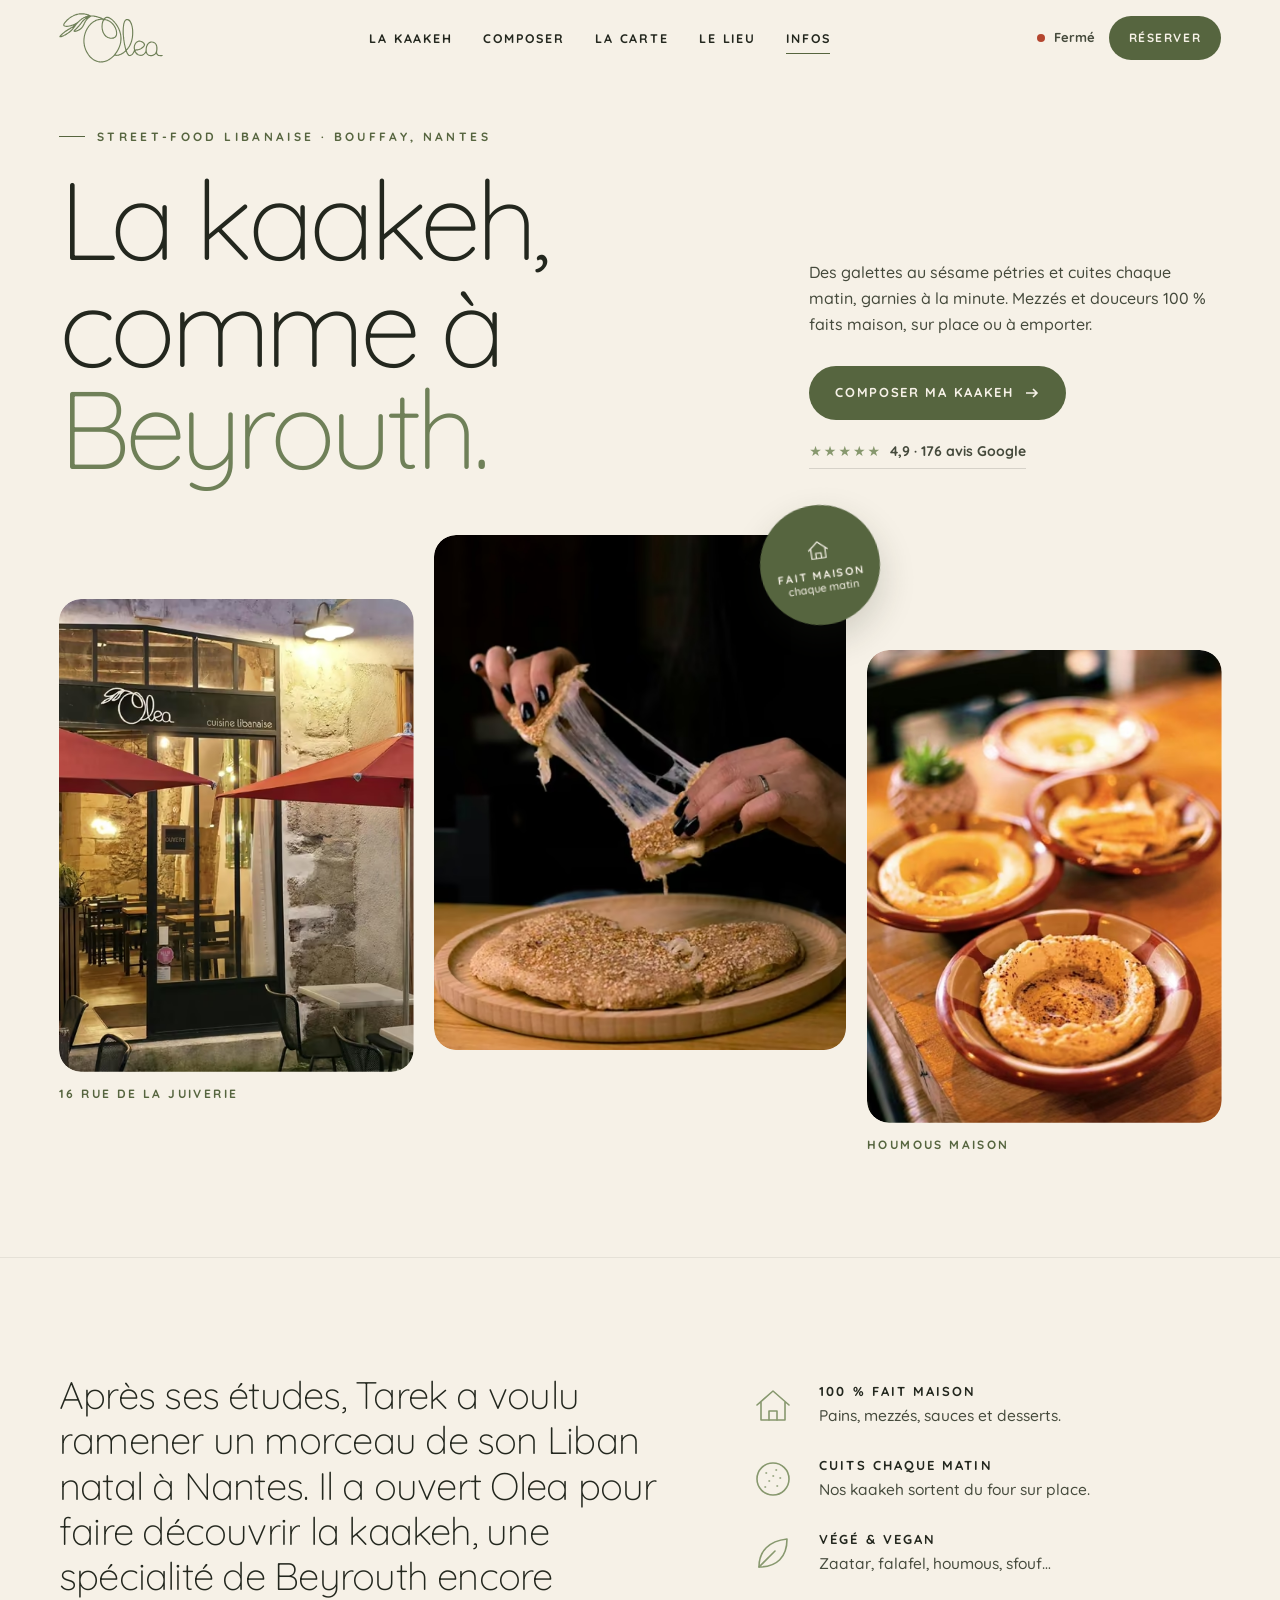
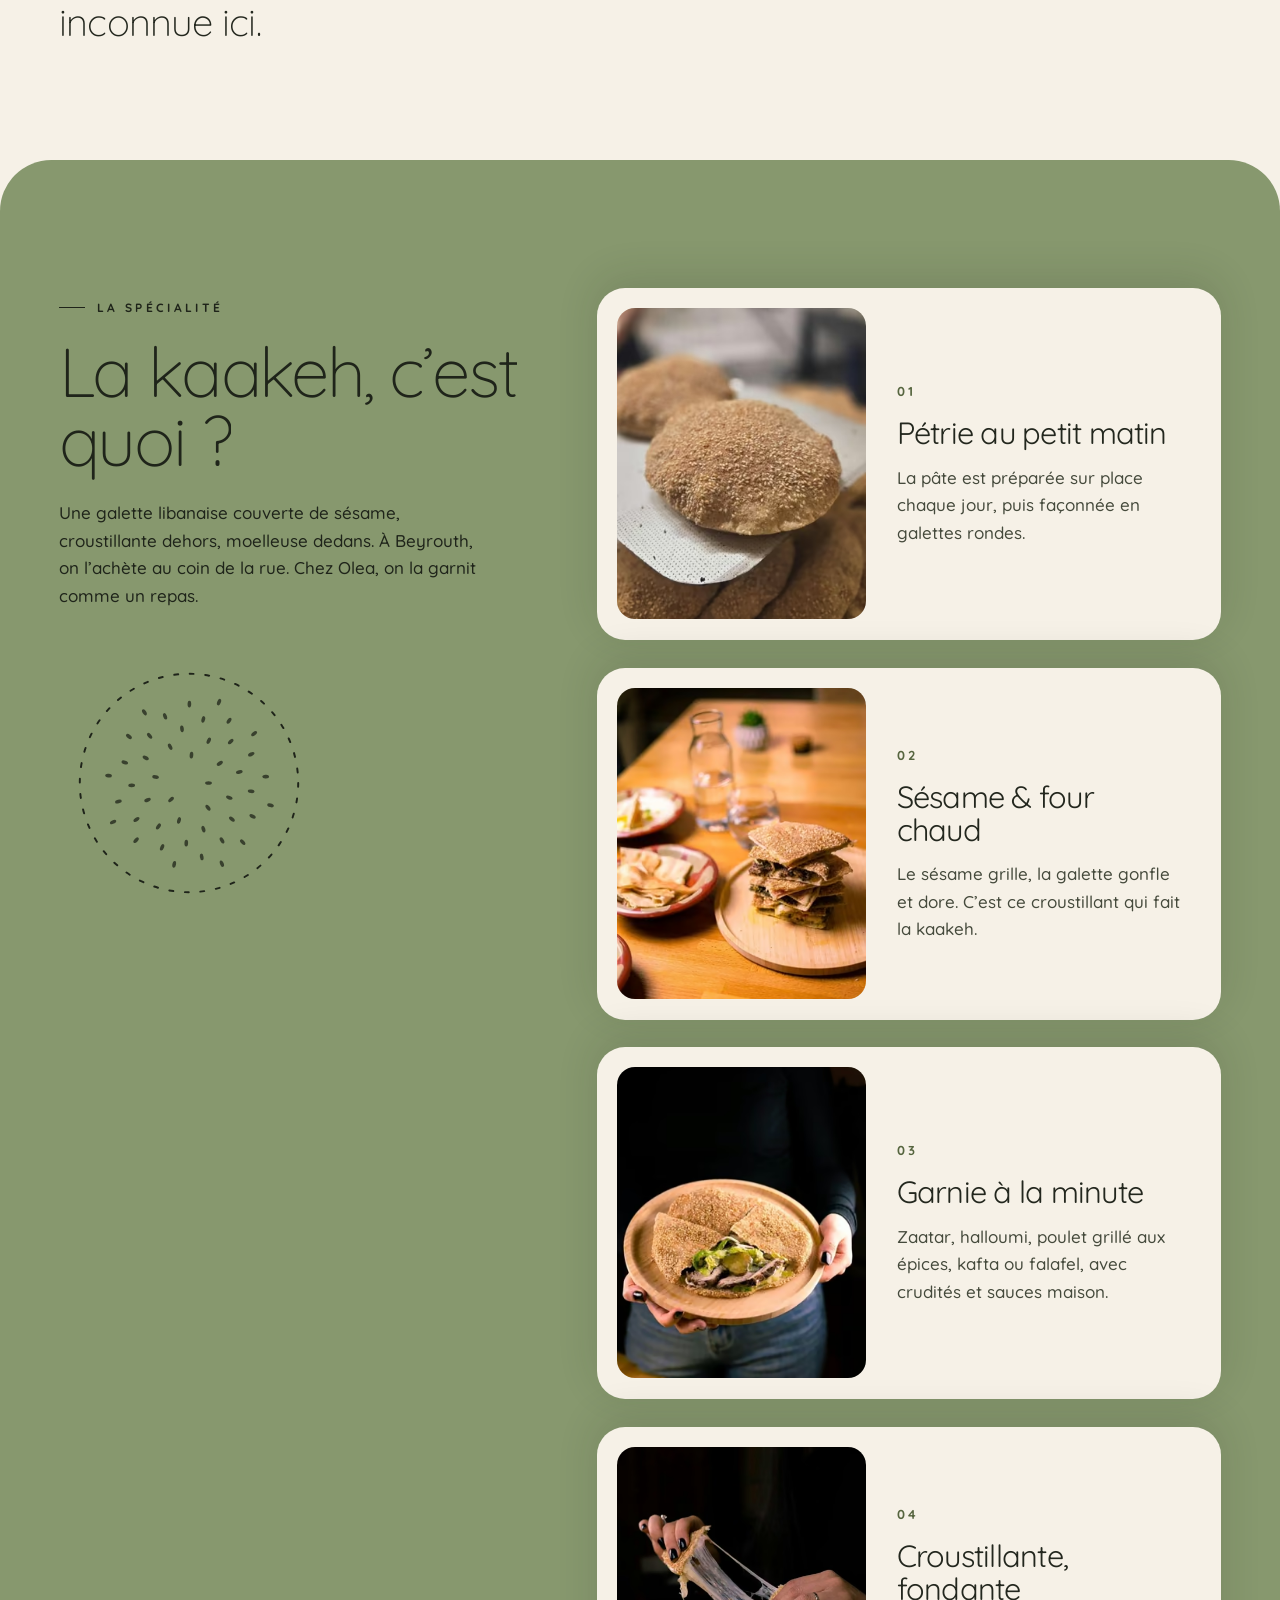
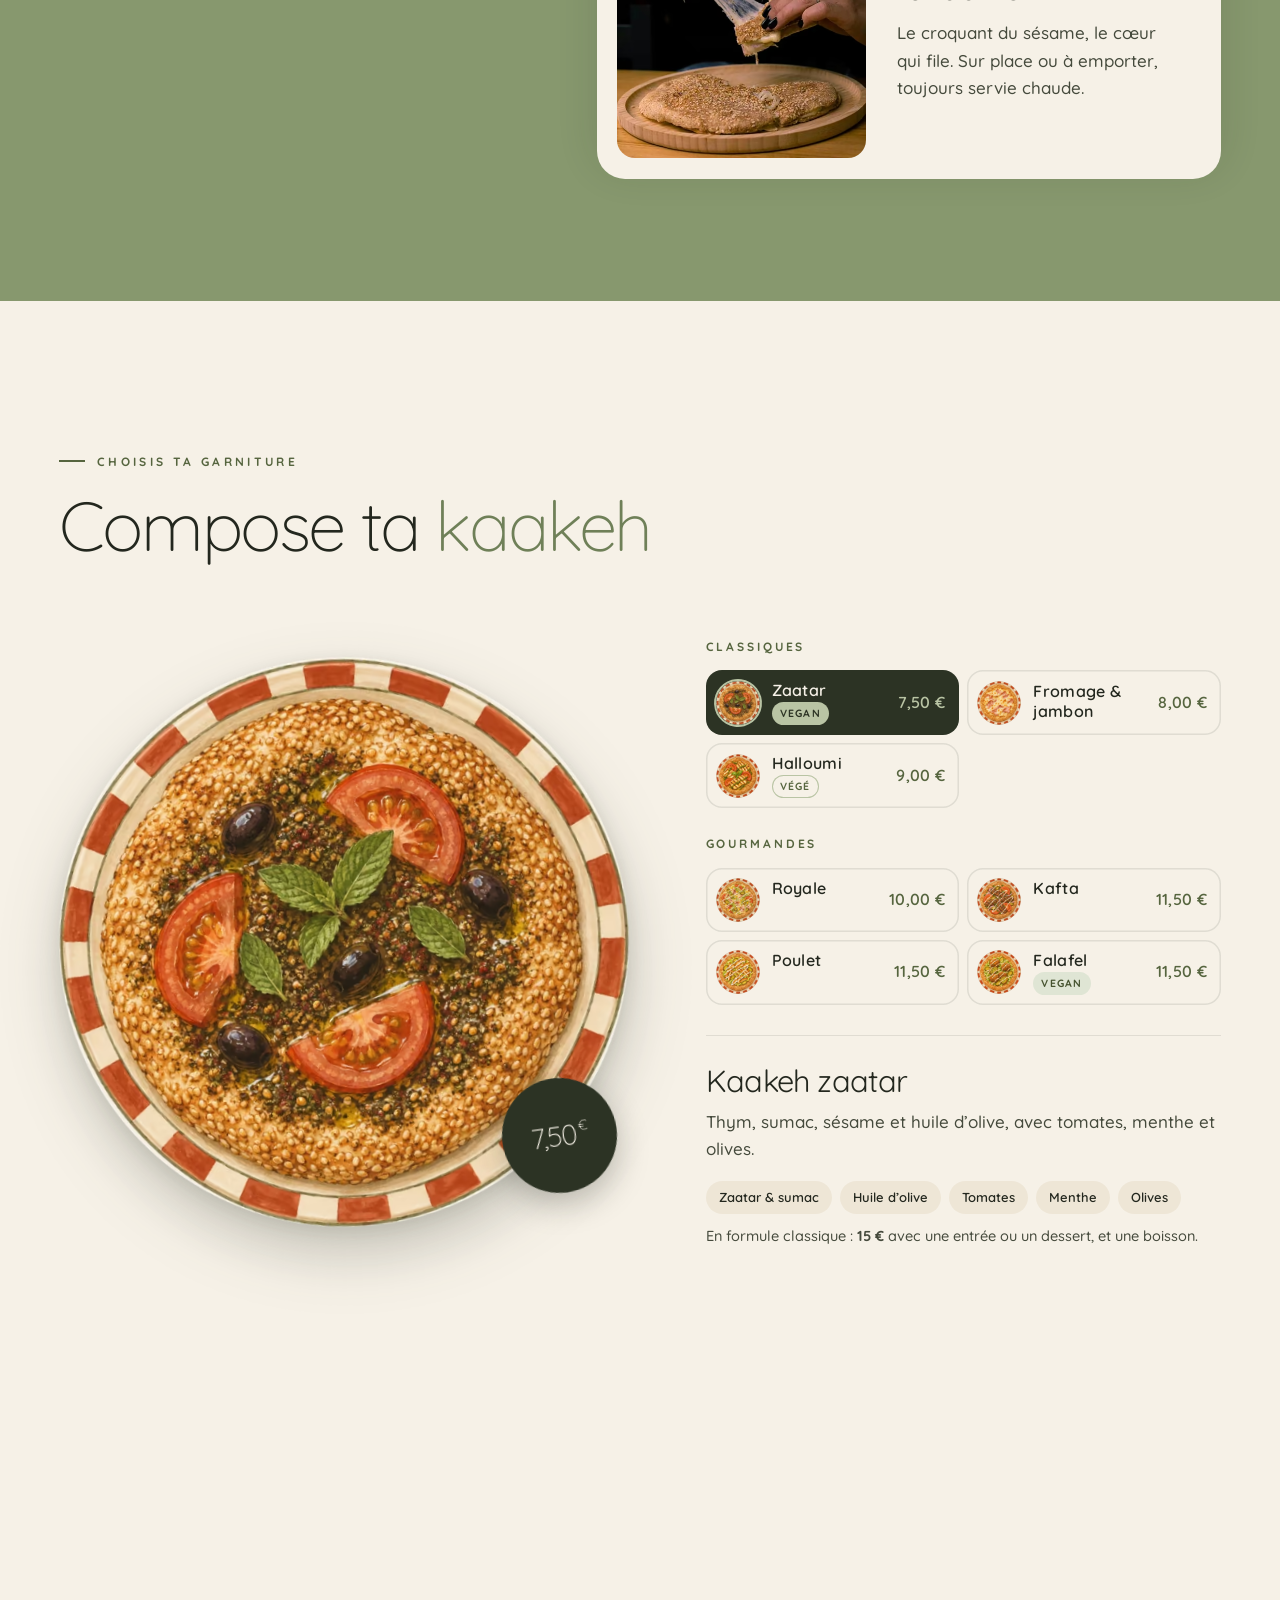
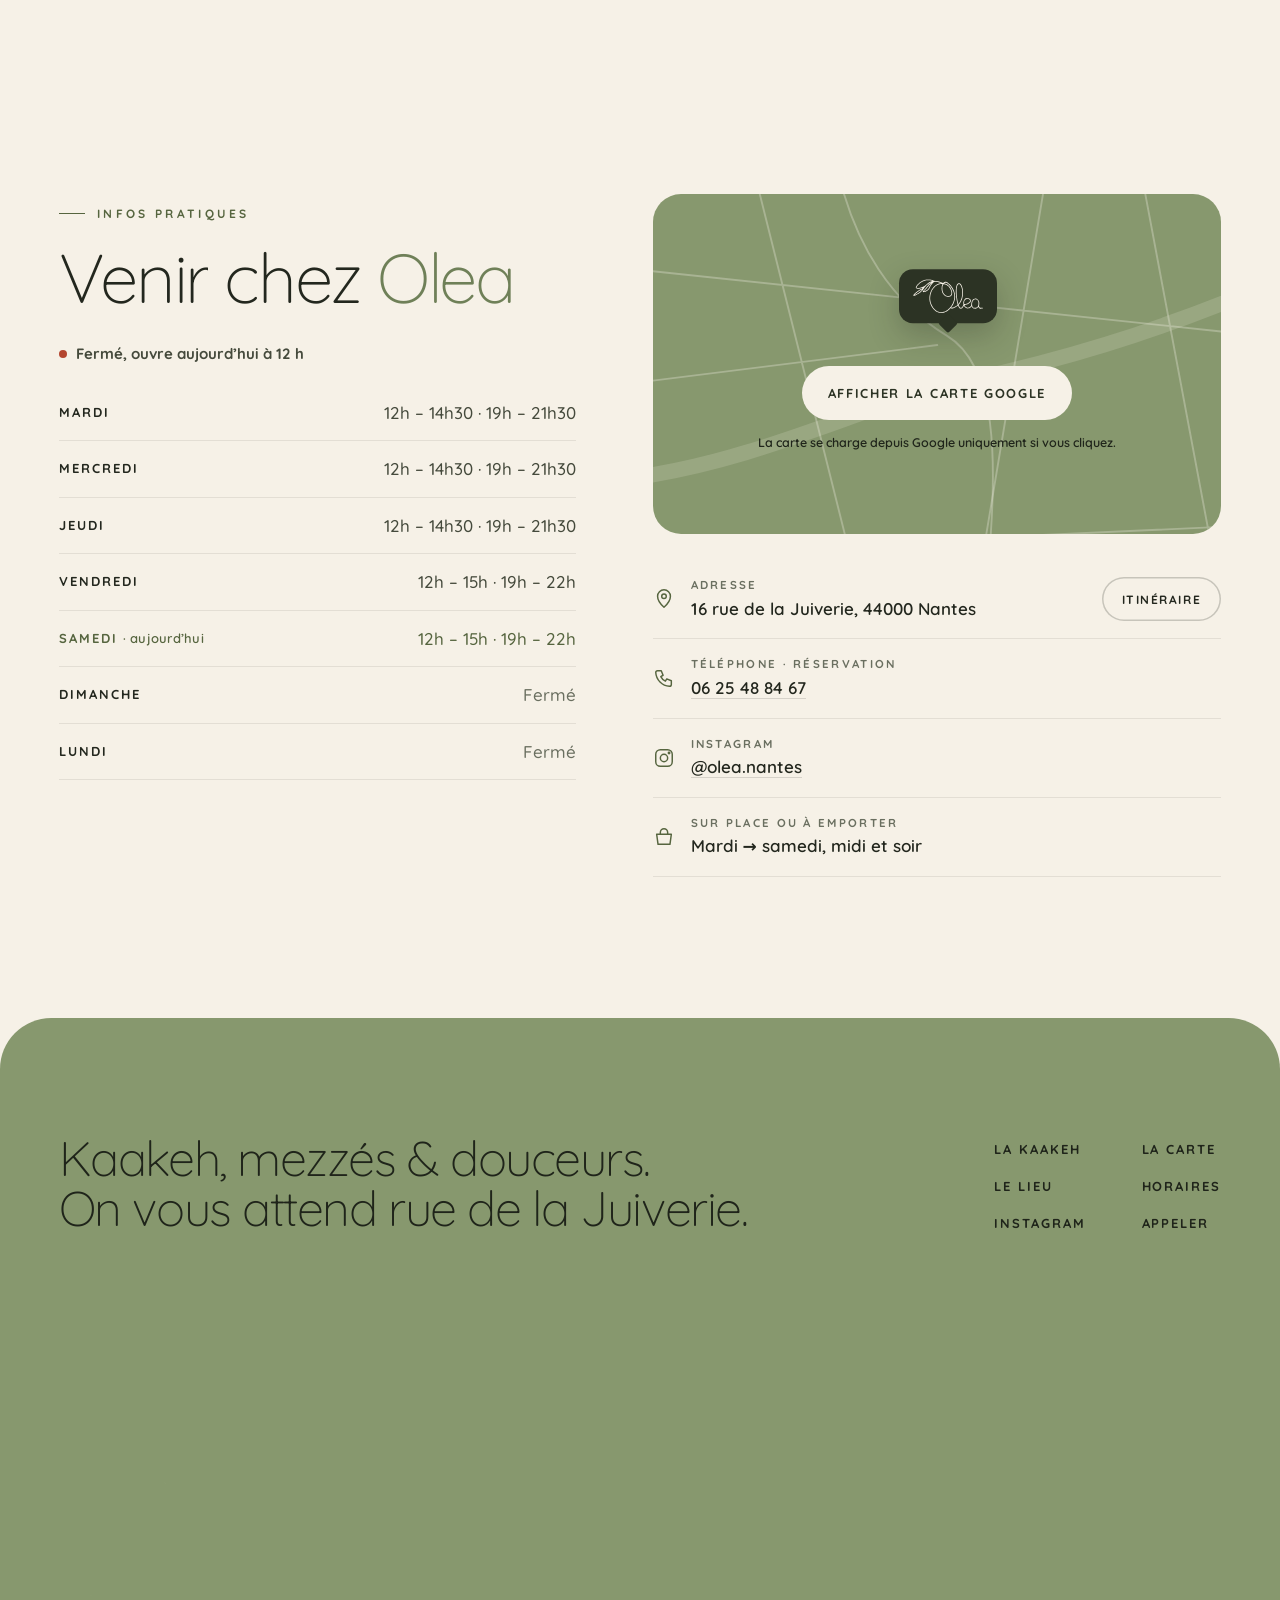
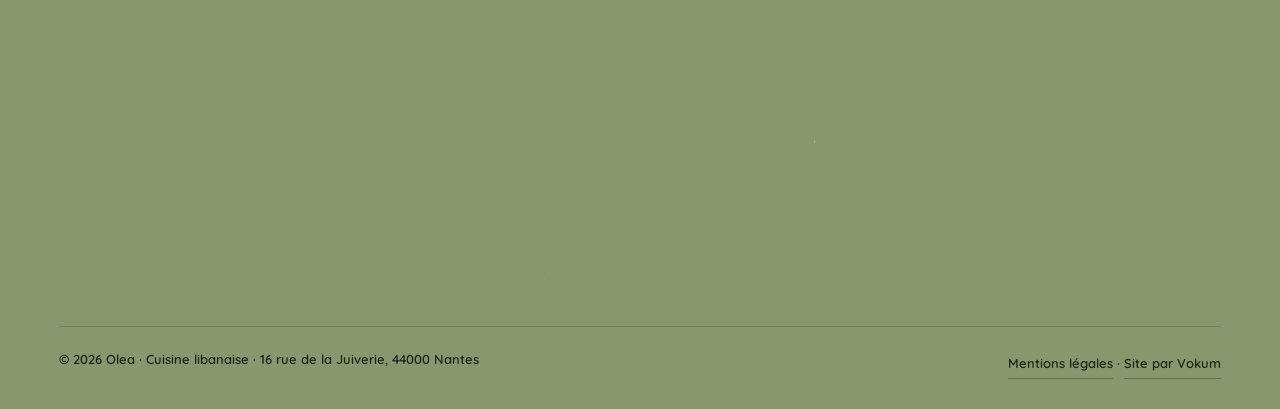
<file: index.html>
<!DOCTYPE html>
<html lang="fr">
<head>
<meta charset="utf-8">
<meta name="viewport" content="width=device-width, initial-scale=1">
<title>Olea · Kaakeh libanaise faite maison à Nantes (Bouffay)</title>
<!-- OG:START -->
  <meta property="og:type" content="website">
  <meta property="og:site_name" content="Olea">
  <meta property="og:locale" content="fr_FR">
  <meta property="og:title" content="Olea · La kaakeh, comme à Beyrouth">
  <meta property="og:description" content="Street-food libanaise 100 % faite maison au cœur du Bouffay, à Nantes.">
  <meta property="og:url" content="https://ol-a.vercel.app/">
  <meta property="og:image" content="https://ol-a.vercel.app/og.jpg?v=4fa00f95">
  <meta property="og:image:secure_url" content="https://ol-a.vercel.app/og.jpg?v=4fa00f95">
  <meta property="og:image:type" content="image/jpeg">
  <meta property="og:image:width" content="1200">
  <meta property="og:image:height" content="630">
  <meta property="og:image:alt" content="Olea — aperçu du site">
  <meta name="twitter:card" content="summary_large_image">
  <meta name="twitter:title" content="Olea · La kaakeh, comme à Beyrouth">
  <meta name="twitter:description" content="Street-food libanaise 100 % faite maison au cœur du Bouffay, à Nantes.">
  <meta name="twitter:image" content="https://ol-a.vercel.app/og.jpg?v=4fa00f95">
<!-- OG:END -->
<meta name="description" content="Olea, spécialiste de la kaakeh libanaise à Nantes : galettes au sésame cuites chaque matin, mezzés et desserts faits maison, options vegan. 16 rue de la Juiverie.">
<link rel="canonical" href="https://ol-a.vercel.app/">
<meta name="theme-color" content="#87986E">
<link rel="icon" href="favicon.ico" sizes="48x48">
<link rel="icon" href="favicon.svg" type="image/svg+xml">
<link rel="apple-touch-icon" href="apple-touch-icon.png">
<link rel="manifest" href="site.webmanifest">
<link rel="preload" href="fonts/quicksand-latin.woff2" as="font" type="font/woff2" crossorigin>
<link rel="preload" as="image" href="img/fromage-720.avif" type="image/avif" imagesrcset="img/fromage-320.avif 320w, img/fromage-480.avif 480w, img/fromage-720.avif 720w, img/fromage-960.avif 894w" imagesizes="(max-width: 760px) 46vw, 30vw" fetchpriority="high">
<link rel="stylesheet" href="css/styles.min.css?v=1794847000">
<script>
document.documentElement.className='js';
try{if(matchMedia('(prefers-reduced-motion: reduce)').matches||sessionStorage.getItem('olea-intro'))document.documentElement.classList.add('sans-intro');else sessionStorage.setItem('olea-intro','1')}catch(e){document.documentElement.classList.add('sans-intro')}
</script>
<script type="application/ld+json">
{"@context":"https://schema.org","@type":"Restaurant","@id":"https://ol-a.vercel.app/#restaurant","name":"Olea","description":"Spécialiste de la kaakeh libanaise. Plats 100 % faits maison, options végétariennes et vegan, sur place ou à emporter.","url":"https://ol-a.vercel.app/","image":"https://ol-a.vercel.app/og.jpg","logo":"https://ol-a.vercel.app/icon-512.png","servesCuisine":["Libanaise","Street-food"],"priceRange":"10–20 €","telephone":"+33625488467","acceptsReservations":true,"hasMenu":"https://ol-a.vercel.app/#carte","address":{"@type":"PostalAddress","streetAddress":"16 rue de la Juiverie","postalCode":"44000","addressLocality":"Nantes","addressCountry":"FR"},"geo":{"@type":"GeoCoordinates","latitude":47.215622,"longitude":-1.5532891},"aggregateRating":{"@type":"AggregateRating","ratingValue":4.9,"reviewCount":176,"bestRating":5},"sameAs":["https://www.instagram.com/olea.nantes/"],"openingHoursSpecification":[{"@type":"OpeningHoursSpecification","dayOfWeek":["Tuesday","Wednesday","Thursday"],"opens":"12:00","closes":"14:30"},{"@type":"OpeningHoursSpecification","dayOfWeek":["Tuesday","Wednesday","Thursday"],"opens":"19:00","closes":"21:30"},{"@type":"OpeningHoursSpecification","dayOfWeek":["Friday","Saturday"],"opens":"12:00","closes":"15:00"},{"@type":"OpeningHoursSpecification","dayOfWeek":["Friday","Saturday"],"opens":"19:00","closes":"22:00"}]}
</script>
</head>
<body>
<a class="skip" href="#contenu">Aller au contenu</a>

<!-- Ouverture : l'olive se dessine puis s'ouvre sur le site (une fois par visite) -->
<div class="intro" id="intro" aria-hidden="true">
  <svg class="intro-wm" id="introWm" viewBox="0 0 590 282"></svg>
  <p class="intro-sous">Cuisine libanaise · Nantes</p>
</div>

<header class="tete" id="tete">
  <a class="tete-logo" href="#haut" aria-label="Olea, retour en haut"><img src="img/olea-sage.svg" alt="" width="104" height="50"></a>
  <nav class="tete-nav" aria-label="Navigation principale">
    <a href="#kaakeh">La kaakeh</a><a href="#composer">Composer</a><a href="#carte">La carte</a><a href="#lieu">Le lieu</a><a href="#infos">Infos</a>
  </nav>
  <div class="tete-droite">
    <span class="statut" data-statut><i></i><span data-statut-court>Horaires</span></span>
    <a class="btn btn-plein btn-s" href="tel:+33625488467">Réserver</a>
    <button class="burger" id="burger" aria-label="Ouvrir le menu" aria-expanded="false" aria-controls="menuMobile"><i></i><i></i></button>
  </div>
</header>
<div class="menu-mobile" id="menuMobile" hidden>
  <nav aria-label="Navigation mobile">
    <a href="#kaakeh">La kaakeh</a><a href="#composer">Composer</a><a href="#carte">La carte</a><a href="#lieu">Le lieu</a><a href="#infos">Infos</a>
  </nav>
  <p>16 rue de la Juiverie, Nantes<br><a href="tel:+33625488467">06 25 48 84 67</a></p>
</div>

<main id="contenu">
<span id="haut"></span>

<!-- ───────── HERO ───────── -->
<section class="hero">
  <div class="cadre hero-haut">
    <div>
      <p class="sur-titre hero-el">Street-food libanaise · Bouffay, Nantes</p>
      <h1 class="hero-titre"><span class="ligne"><span>La kaakeh,</span></span><span class="ligne"><span>comme à <em>Beyrouth.</em></span></span></h1>
    </div>
    <div class="hero-cote hero-el">
      <p>Des galettes au sésame pétries et cuites chaque matin, garnies à la minute. Mezzés et douceurs 100&nbsp;% faits maison, sur place ou à emporter.</p>
      <div class="hero-actions">
        <a class="btn btn-plein" href="#composer">Composer ma kaakeh <svg viewBox="0 0 16 16" aria-hidden="true"><path d="M2 8h11M9 4l4 4-4 4"/></svg></a>
        <a class="lien-note" href="#avis"><span class="etoiles" aria-hidden="true">★★★★★</span> 4,9 · 176 avis Google</a>
      </div>
    </div>
  </div>
  <div class="cadre triptyque" id="triptyque">
    <figure class="tp tp-g" data-vitesse="-0.06">
      <picture><source type="image/avif" srcset="img/facade-320.avif 320w, img/facade-480.avif 480w, img/facade-720.avif 720w, img/facade-960.avif 960w" sizes="(max-width: 760px) 27vw, 26vw"><img src="img/facade-960.jpg" alt="La façade d’Olea rue de la Juiverie, parasols rouges, en soirée" width="960" height="1282"></picture>
      <figcaption>16 rue de la Juiverie</figcaption>
    </figure>
    <figure class="tp tp-c" data-vitesse="0">
      <picture><source type="image/avif" srcset="img/fromage-320.avif 320w, img/fromage-480.avif 480w, img/fromage-720.avif 720w, img/fromage-960.avif 894w" sizes="(max-width: 760px) 46vw, 30vw"><img src="img/fromage-960.jpg" alt="Kaakeh au fromage qui file, sur planche en bois" width="894" height="1194" fetchpriority="high"></picture>
      <span class="sceau" aria-hidden="true"><svg viewBox="0 0 40 40"><path d="M7 20 20 9l13 11M10.5 17v14h19V17"/><path d="M16.5 31v-7h7v7"/></svg><b>Fait maison</b><small>chaque matin</small></span>
    </figure>
    <figure class="tp tp-d" data-vitesse="-0.14">
      <picture><source type="image/avif" srcset="img/houmous-320.avif 320w, img/houmous-480.avif 480w, img/houmous-720.avif 720w, img/houmous-960.avif 894w" sizes="(max-width: 760px) 27vw, 26vw"><img src="img/houmous-960.jpg" alt="Houmous maison au sumac dans une assiette libanaise" width="894" height="1194"></picture>
      <figcaption>Houmous maison</figcaption>
    </figure>
  </div>
</section>

<!-- ───────── MANIFESTE ───────── -->
<section class="manifeste">
  <div class="cadre manifeste-grille">
    <p class="manifeste-txt titre-anime">Après ses études, Tarek a voulu ramener un morceau de son Liban natal à Nantes. Il a ouvert Olea pour faire découvrir la kaakeh, une spécialité de Beyrouth encore inconnue ici.</p>
    <ul class="engagements">
      <li class="rv"><svg viewBox="0 0 48 48" aria-hidden="true"><path d="M8 24 24 10l16 14M12 20.5V39h24V20.5"/><path d="M20 39v-9h8v9"/></svg><b>100 % fait maison</b><span>Pains, mezzés, sauces et desserts.</span></li>
      <li class="rv"><svg viewBox="0 0 48 48" aria-hidden="true"><circle cx="24" cy="24" r="16"/><path d="M17 18h.5M27 15h.5M31 23h.5M20 26h.5M28 31h.5M16 32h.5M24 21h.5"/></svg><b>Cuits chaque matin</b><span>Nos kaakeh sortent du four sur place.</span></li>
      <li class="rv"><svg viewBox="0 0 48 48" aria-hidden="true"><path d="M10 38C10 22 20 12 38 10c0 18-10 28-28 28z"/><path d="M10 38 26 22"/></svg><b>Végé & vegan</b><span>Zaatar, falafel, houmous, sfouf…</span></li>
    </ul>
  </div>
</section>

<!-- ───────── LA KAAKEH : cartes empilées ───────── -->
<section class="kaakeh" id="kaakeh">
  <div class="cadre kaakeh-grille">
    <div class="kaakeh-intro">
      <p class="sur-titre">La spécialité</p>
      <h2 class="titre titre-anime">La kaakeh, c’est quoi&nbsp;?</h2>
      <p class="rv">Une galette libanaise couverte de sésame, croustillante dehors, moelleuse dedans. À Beyrouth, on l’achète au coin de la rue. Chez Olea, on la garnit comme un repas.</p>
      <svg class="galette-deco" viewBox="0 0 200 200" aria-hidden="true" id="galetteDeco"><circle cx="100" cy="100" r="84"/></svg>
    </div>
    <ol class="pile" id="pile">
      <li class="carte-pile">
        <picture><source type="image/avif" srcset="img/pains-320.avif 320w, img/pains-480.avif 480w, img/pains-720.avif 720w, img/pains-960.avif 894w" sizes="(max-width: 760px) calc(100vw - 64px), 24vw"><img src="img/pains-960.jpg" alt="Kaakeh au sésame tout juste sorties du four" width="894" height="1194" loading="lazy"></picture>
        <div><span class="num">01</span><h3>Pétrie au petit matin</h3><p>La pâte est préparée sur place chaque jour, puis façonnée en galettes rondes.</p></div>
      </li>
      <li class="carte-pile">
        <picture><source type="image/avif" srcset="img/stack-320.avif 320w, img/stack-480.avif 480w, img/stack-720.avif 720w, img/stack-960.avif 894w" sizes="(max-width: 760px) calc(100vw - 64px), 24vw"><img src="img/stack-960.jpg" alt="Pile de kaakeh garnies" width="894" height="1194" loading="lazy"></picture>
        <div><span class="num">02</span><h3>Sésame & four chaud</h3><p>Le sésame grille, la galette gonfle et dore. C’est ce croustillant qui fait la kaakeh.</p></div>
      </li>
      <li class="carte-pile">
        <picture><source type="image/avif" srcset="img/viande-320.avif 320w, img/viande-480.avif 480w, img/viande-720.avif 720w, img/viande-960.avif 894w" sizes="(max-width: 760px) calc(100vw - 64px), 24vw"><img src="img/viande-960.jpg" alt="Kaakeh garnie de poulet, salade et cornichons" width="894" height="1194" loading="lazy"></picture>
        <div><span class="num">03</span><h3>Garnie à la minute</h3><p>Zaatar, halloumi, poulet grillé aux épices, kafta ou falafel, avec crudités et sauces maison.</p></div>
      </li>
      <li class="carte-pile">
        <picture><source type="image/avif" srcset="img/fromage-320.avif 320w, img/fromage-480.avif 480w, img/fromage-720.avif 720w, img/fromage-960.avif 894w" sizes="(max-width: 760px) calc(100vw - 64px), 24vw"><img src="img/fromage-960.jpg" alt="Kaakeh au fromage fondant" width="894" height="1194" loading="lazy"></picture>
        <div><span class="num">04</span><h3>Croustillante, fondante</h3><p>Le croquant du sésame, le cœur qui file. Sur place ou à emporter, toujours servie chaude.</p></div>
      </li>
    </ol>
  </div>
</section>

<!-- ───────── COMPOSER ───────── -->
<section class="composer" id="composer">
  <div class="cadre">
    <div class="entete">
      <p class="sur-titre">Choisis ta garniture</p>
      <h2 class="titre titre-anime">Compose ta <em>kaakeh</em></h2>
    </div>
    <div class="atelier">
      <div class="scene" id="scene">
        <div class="scene-fond" aria-hidden="true"></div>
        <div class="scene-assiette" id="assiette">
          <picture class="plat actif" data-k="zaatar"><source type="image/avif" srcset="img/k-zaatar-440.avif 440w, img/k-zaatar-720.avif 720w" sizes="(max-width: 900px) 84vw, 40vw"><img src="img/k-zaatar-720.webp" srcset="img/k-zaatar-440.webp 440w, img/k-zaatar-720.webp 720w" sizes="(max-width: 900px) 84vw, 40vw" alt="Kaakeh zaatar vue du dessus : thym, sumac, tomates, menthe et olives sur une galette au sésame" width="720" height="720" loading="lazy" decoding="async"></picture>
        </div>
        <p class="scene-prix" aria-hidden="true"><span id="kPrixGrand">7,50</span><small>€</small></p>
      </div>
      <div class="choix">
        <div class="choix-liste" role="radiogroup" aria-label="Choisir une kaakeh" id="choix">
          <p class="choix-groupe">Classiques</p>
          <button role="radio" aria-checked="true" data-k="zaatar"><img class="vignette" src="img/k-zaatar-440.webp" alt="" width="44" height="44" loading="lazy" decoding="async"><span>Zaatar</span><i class="vg">vegan</i><b>7,50 €</b></button>
          <button role="radio" aria-checked="false" data-k="fromage"><img class="vignette" src="img/k-fromage-440.webp" alt="" width="44" height="44" loading="lazy" decoding="async"><span>Fromage & jambon</span><b>8,00 €</b></button>
          <button role="radio" aria-checked="false" data-k="halloumi"><img class="vignette" src="img/k-halloumi-440.webp" alt="" width="44" height="44" loading="lazy" decoding="async"><span>Halloumi</span><i class="vt">végé</i><b>9,00 €</b></button>
          <p class="choix-groupe">Gourmandes</p>
          <button role="radio" aria-checked="false" data-k="royale"><img class="vignette" src="img/k-royale-440.webp" alt="" width="44" height="44" loading="lazy" decoding="async"><span>Royale</span><b>10,00 €</b></button>
          <button role="radio" aria-checked="false" data-k="kafta"><img class="vignette" src="img/k-kafta-440.webp" alt="" width="44" height="44" loading="lazy" decoding="async"><span>Kafta</span><b>11,50 €</b></button>
          <button role="radio" aria-checked="false" data-k="poulet"><img class="vignette" src="img/k-poulet-440.webp" alt="" width="44" height="44" loading="lazy" decoding="async"><span>Poulet</span><b>11,50 €</b></button>
          <button role="radio" aria-checked="false" data-k="falafel"><img class="vignette" src="img/k-falafel-440.webp" alt="" width="44" height="44" loading="lazy" decoding="async"><span>Falafel</span><i class="vg">vegan</i><b>11,50 €</b></button>
        </div>
        <div class="fiche" aria-live="polite">
          <h3 id="kNom">Kaakeh zaatar</h3>
          <p id="kDesc">Thym, sumac, sésame et huile d’olive, avec tomates, menthe et olives.</p>
          <ul class="ingredients" id="kIng"></ul>
          <p class="formule-hint" id="kFormule">En formule classique : <b>15 €</b> avec une entrée ou un dessert, et une boisson.</p>
        </div>
      </div>
    </div>
  </div>
</section>

<!-- ───────── LA CARTE ───────── -->
<section class="carte" id="carte">
  <div class="cadre">
    <div class="entete entete-ligne">
      <div><p class="sur-titre">Notre menu</p><h2 class="titre titre-anime">La carte</h2></div>
      <p class="rv">Un voyage de saveurs au cœur de Beyrouth. Tout est fait maison, et chaque bouchée a le goût du Liban.</p>
    </div>
    <div class="formules">
      <article class="formule rv">
        <p class="formule-nom">Formule classique</p>
        <p class="formule-prix">15<span>€</span></p>
        <p>Une kaakeh classique, une entrée <em>ou</em> un dessert, et une boisson.</p>
      </article>
      <article class="formule formule-fonce rv">
        <p class="formule-nom">Formule gourmande</p>
        <p class="formule-prix">17<span>€</span></p>
        <p>Une kaakeh gourmande, une entrée <em>ou</em> un dessert, et une boisson.</p>
      </article>
      <p class="formule-note rv">Entrée : houmous, labneh ou caviar d’aubergines. Dessert : sfouf ou nammoura. Bière libanaise : +2&nbsp;€.</p>
    </div>
    <div class="colonnes">
      <div class="col rv">
        <h3>Entrées</h3>
        <dl>
          <div><dt>Houmous <i class="vg">vegan</i></dt><dd>6,00 €</dd><dd class="desc">Pois chiches, tahini, citron, ail et huile d’olive.</dd></div>
          <div><dt>Labneh <i class="vt">végé</i></dt><dd>6,00 €</dd><dd class="desc">Fromage frais et crémeux à base de yaourt.</dd></div>
          <div><dt>Caviar d’aubergine <i class="vt">végé</i></dt><dd>6,00 €</dd><dd class="desc">Aubergines grillées au tahini, yaourt, citron, ail et huile d’olive.</dd></div>
        </dl>
      </div>
      <div class="col rv">
        <h3>Desserts</h3>
        <dl>
          <div><dt>Kaakeh chocolat <i class="vt">végé</i></dt><dd>6,00 €</dd><dd class="desc">Galette garnie de chocolat.</dd></div>
          <div><dt>Chocolat & halawa <i class="vt">végé</i></dt><dd>6,50 €</dd><dd class="desc">Avec halawa, confiserie au tahini et au sucre.</dd></div>
          <div><dt>Sfouf <i class="vg">vegan</i></dt><dd>5,50 €</dd><dd class="desc">Gâteau moelleux de semoule au curcuma et à l’anis.</dd></div>
          <div><dt>Nammoura <i class="vt">végé</i></dt><dd>5,50 €</dd><dd class="desc">Semoule à la fleur d’oranger et sirop (contient du yaourt).</dd></div>
        </dl>
      </div>
      <div class="col rv">
        <h3>Boissons</h3>
        <dl class="dl-court">
          <div><dt>Eau 50 cl</dt><dd>1,50 €</dd></div>
          <div><dt>Soft 33 cl</dt><dd>2,50 €</dd></div>
          <div><dt>Bière libanaise 33 cl</dt><dd>4,50 €</dd></div>
          <div><dt>Café espresso</dt><dd>1,50 €</dd></div>
          <div><dt>Café allongé</dt><dd>3,00 €</dd></div>
          <div><dt>Thé</dt><dd>3,50 €</dd></div>
          <div><dt>Infusion</dt><dd>3,50 €</dd></div>
        </dl>
      </div>
    </div>
    <div class="gourmandises">
      <figure class="gm rv"><picture><source type="image/avif" srcset="img/mezze-320.avif 320w, img/mezze-480.avif 480w, img/mezze-720.avif 720w, img/mezze-960.avif 894w" sizes="(max-width: 760px) 44vw, 22vw"><img src="img/mezze-960.jpg" alt="Pain trempé dans le houmous" width="894" height="1194" loading="lazy"></picture><figcaption>Houmous & pain chaud</figcaption></figure>
      <figure class="gm rv"><picture><source type="image/avif" srcset="img/plateau-320.avif 320w, img/plateau-480.avif 480w, img/plateau-720.avif 720w, img/plateau-960.avif 894w" sizes="(max-width: 760px) 44vw, 22vw"><img src="img/plateau-960.jpg" alt="Plateau de kaakeh, houmous et labneh" width="894" height="1194" loading="lazy"></picture><figcaption>Kaakeh & labneh</figcaption></figure>
      <figure class="gm rv"><picture><source type="image/avif" srcset="img/sfouf-320.avif 320w, img/sfouf-480.avif 480w, img/sfouf-720.avif 720w, img/sfouf-960.avif 894w" sizes="(max-width: 760px) 44vw, 22vw"><img src="img/sfouf-960.jpg" alt="Part de sfouf à l’amande" width="894" height="1136" loading="lazy"></picture><figcaption>Sfouf, vegan</figcaption></figure>
      <figure class="gm rv"><picture><source type="image/avif" srcset="img/cafe-320.avif 320w, img/cafe-480.avif 480w, img/cafe-720.avif 720w, img/cafe-960.avif 894w" sizes="(max-width: 760px) 44vw, 22vw"><img src="img/cafe-960.jpg" alt="Tasse de café" width="894" height="1194" loading="lazy"></picture><figcaption>Le café pour finir</figcaption></figure>
    </div>
  </div>
</section>

<!-- ───────── AVIS ───────── -->
<section class="avis" id="avis">
  <div class="cadre avis-grille">
    <div class="avis-note">
      <p class="sur-titre">Ils en parlent</p>
      <p class="note"><span data-compte="4.9">4,9</span><small>/5</small></p>
      <p class="note-etoiles" aria-hidden="true">★★★★★</p>
      <p class="note-src"><span data-compte="176">176</span> avis sur Google</p>
      <a class="btn btn-contour" href="https://www.google.com/maps/place/Olea/@47.215622,-1.5532891,17z/data=!4m8!3m7!1s0x4805efb4f4a53959:0x3f420d3916e6de6c!8m2!3d47.215622!4d-1.5532891!9m1!1b1" target="_blank" rel="noopener">Lire les avis <svg viewBox="0 0 16 16" aria-hidden="true"><path d="M2 8h11M9 4l4 4-4 4"/></svg></a>
    </div>
    <div class="avis-liste">
      <blockquote class="avis-carte rv"><p>« Nous avons pris la formule gourmande, un kaaké kefta avec le labneh : beaucoup de saveurs, c’était très bien préparé. Le personnel est souriant. »</p><footer>Lina N. · Avis Google</footer></blockquote>
      <blockquote class="avis-carte rv"><p>« Les prix sont très raisonnables, les plats sont délicieux (surtout les kaakehs gourmandes) et pleins de saveurs. »</p><footer>Paul E. · Avis Google</footer></blockquote>
      <blockquote class="avis-carte rv"><p>« Une cuisine qui te donne l’impression d’être au soleil, vue sur la Méditerranée. »</p><footer>Romain L. · Avis Google</footer></blockquote>
      <blockquote class="avis-carte rv"><p>« Super adresse pour la street food libanaise, une vraie pépite ! La labneh, hyper bonne, bien crémeuse. »</p><footer>Pierre G. · Avis Google</footer></blockquote>
    </div>
  </div>
</section>

<!-- ───────── LE LIEU ───────── -->
<section class="lieu" id="lieu">
  <div class="cadre">
    <div class="entete entete-ligne">
      <div><p class="sur-titre">Le lieu</p><h2 class="titre titre-anime">Pierre, bois <em>& lumière</em></h2></div>
      <p class="rv">Au cœur du Bouffay, une salle en vieilles pierres, des poutres apparentes et une terrasse sous les parasols rouges.</p>
    </div>
    <div class="bento">
      <figure class="bt bt-1 devoile"><picture><source type="image/avif" srcset="img/salle-320.avif 320w, img/salle-480.avif 480w, img/salle-720.avif 720w, img/salle-960.avif 960w" sizes="(max-width: 760px) 92vw, 44vw"><img src="img/salle-960.jpg" alt="La seconde salle voûtée en pierre, tables en bois" width="960" height="1282" loading="lazy"></picture><figcaption>La seconde salle</figcaption></figure>
      <figure class="bt bt-2 devoile"><picture><source type="image/avif" srcset="img/couloir-320.avif 320w, img/couloir-480.avif 480w, img/couloir-720.avif 720w, img/couloir-960.avif 894w" sizes="(max-width: 760px) 44vw, 22vw"><img src="img/couloir-960.jpg" alt="Couloir aux poutres apparentes" width="894" height="1194" loading="lazy"></picture><figcaption>Les poutres</figcaption></figure>
      <figure class="bt bt-3 devoile"><picture><source type="image/avif" srcset="img/neon-320.avif 320w, img/neon-480.avif 480w, img/neon-720.avif 720w, img/neon-960.avif 960w" sizes="(max-width: 760px) 44vw, 22vw"><img src="img/neon-960.jpg" alt="Le nom Olea en néon sur un mur de pierre" width="960" height="1201" loading="lazy"></picture><figcaption>Bienvenue</figcaption></figure>
      <div class="bt bt-4 groupe rv">
        <p class="sur-titre">Groupes & tablées</p>
        <h3>Une deuxième salle se cache chez nous.</h3>
        <p>Sous la voûte en pierre, l’endroit idéal pour vos repas en groupe. Appelez-nous pour réserver.</p>
        <a class="btn btn-plein" href="tel:+33625488467">06 25 48 84 67</a>
      </div>
    </div>
  </div>
</section>

<!-- ───────── INFOS ───────── -->
<section class="infos" id="infos">
  <div class="cadre infos-grille">
    <div>
      <p class="sur-titre">Infos pratiques</p>
      <h2 class="titre titre-anime">Venir chez <em>Olea</em></h2>
      <p class="statut statut-grand" data-statut><i></i><span data-statut-long>Horaires</span></p>
      <table class="horaires" id="horaires">
        <caption class="sr">Horaires d’ouverture</caption>
        <tbody>
          <tr data-j="2"><th scope="row">Mardi</th><td>12h – 14h30 · 19h – 21h30</td></tr>
          <tr data-j="3"><th scope="row">Mercredi</th><td>12h – 14h30 · 19h – 21h30</td></tr>
          <tr data-j="4"><th scope="row">Jeudi</th><td>12h – 14h30 · 19h – 21h30</td></tr>
          <tr data-j="5"><th scope="row">Vendredi</th><td>12h – 15h · 19h – 22h</td></tr>
          <tr data-j="6"><th scope="row">Samedi</th><td>12h – 15h · 19h – 22h</td></tr>
          <tr data-j="0"><th scope="row">Dimanche</th><td class="ferme">Fermé</td></tr>
          <tr data-j="1"><th scope="row">Lundi</th><td class="ferme">Fermé</td></tr>
        </tbody>
      </table>
    </div>
    <div class="infos-droite">
      <div class="carte-geo" id="carteGeo">
        <div class="carte-geo-fond" aria-hidden="true">
          <svg viewBox="0 0 600 420" preserveAspectRatio="xMidYMid slice"><g fill="none" stroke="#F6F1E7" stroke-linecap="round"><path stroke-opacity=".16" stroke-width="16" d="M-20 330C120 310 230 250 330 228S520 180 640 130"/><g stroke-opacity=".3" stroke-width="2"><path d="M-20 110 640 180M100 -20 220 460M420 -20 340 460M-20 410 640 380M510 -20 600 460M-20 230 300 190"/><path d="M190 -20c18 110 70 170 120 200s58 120 40 280"/></g></g></svg>
          <span class="repere"><img src="img/olea-cream.svg" alt="" width="70" height="34"></span>
        </div>
        <button class="btn btn-clair carte-geo-btn" id="chargerCarte" type="button">Afficher la carte Google</button>
        <p class="carte-geo-note">La carte se charge depuis Google uniquement si vous cliquez.</p>
      </div>
      <ul class="contacts">
        <li><svg viewBox="0 0 24 24" aria-hidden="true"><path d="M12 21s-7-6.2-7-12a7 7 0 0 1 14 0c0 5.8-7 12-7 12z"/><circle cx="12" cy="9" r="2.5"/></svg><span><small>Adresse</small>16 rue de la Juiverie, 44000 Nantes</span><a class="btn btn-contour btn-s" href="https://www.google.com/maps/dir/?api=1&destination=Olea+16+rue+de+la+Juiverie+44000+Nantes" target="_blank" rel="noopener">Itinéraire</a></li>
        <li><svg viewBox="0 0 24 24" aria-hidden="true"><path d="M5 4h4l2 5-2.5 1.5a11 11 0 0 0 5 5L15 13l5 2v4a2 2 0 0 1-2 2A16 16 0 0 1 3 6a2 2 0 0 1 2-2"/></svg><span><small>Téléphone · réservation</small><a href="tel:+33625488467">06 25 48 84 67</a></span></li>
        <li><svg viewBox="0 0 24 24" aria-hidden="true"><rect x="3" y="3" width="18" height="18" rx="5"/><circle cx="12" cy="12" r="4"/><circle cx="17.5" cy="6.5" r=".8"/></svg><span><small>Instagram</small><a href="https://www.instagram.com/olea.nantes/" target="_blank" rel="noopener">@olea.nantes</a></span></li>
        <li><svg viewBox="0 0 24 24" aria-hidden="true"><path d="M4 9h16l-1.5 11h-13zM8 9V7a4 4 0 0 1 8 0v2"/></svg><span><small>Sur place ou à emporter</small>Mardi → samedi, midi et soir</span></li>
      </ul>
    </div>
  </div>
</section>
</main>

<footer class="pied">
  <div class="cadre">
    <div class="pied-haut">
      <p class="pied-phrase">Kaakeh, mezzés & douceurs.<br>On vous attend rue de la Juiverie.</p>
      <nav class="pied-liens" aria-label="Liens du pied de page">
        <a href="#kaakeh">La kaakeh</a><a href="#carte">La carte</a><a href="#lieu">Le lieu</a><a href="#infos">Horaires</a><a href="https://www.instagram.com/olea.nantes/" target="_blank" rel="noopener">Instagram</a><a href="tel:+33625488467">Appeler</a>
      </nav>
    </div>
    <svg class="pied-wm" id="piedWm" viewBox="0 0 590 282" role="img" aria-label="Olea"></svg>
    <div class="pied-bas">
      <span>© 2026 Olea · Cuisine libanaise · 16 rue de la Juiverie, 44000 Nantes</span>
      <span><a href="mentions-legales.html">Mentions légales</a> · <a href="https://vokumagency.com" target="_blank" rel="noopener">Site par Vokum</a></span>
    </div>
  </div>
</footer>

<nav class="barre-mobile" id="barreMobile" aria-label="Actions rapides">
  <a href="tel:+33625488467"><svg viewBox="0 0 24 24" aria-hidden="true"><path d="M5 4h4l2 5-2.5 1.5a11 11 0 0 0 5 5L15 13l5 2v4a2 2 0 0 1-2 2A16 16 0 0 1 3 6a2 2 0 0 1 2-2"/></svg>Appeler</a>
  <a href="https://www.google.com/maps/dir/?api=1&destination=Olea+16+rue+de+la+Juiverie+44000+Nantes" target="_blank" rel="noopener"><svg viewBox="0 0 24 24" aria-hidden="true"><path d="M12 21s-7-6.2-7-12a7 7 0 0 1 14 0c0 5.8-7 12-7 12z"/><circle cx="12" cy="9" r="2.5"/></svg>Itinéraire</a>
</nav>

<script src="js/main.min.js?v=1794847000" defer></script>
</body>
</html>
</file>
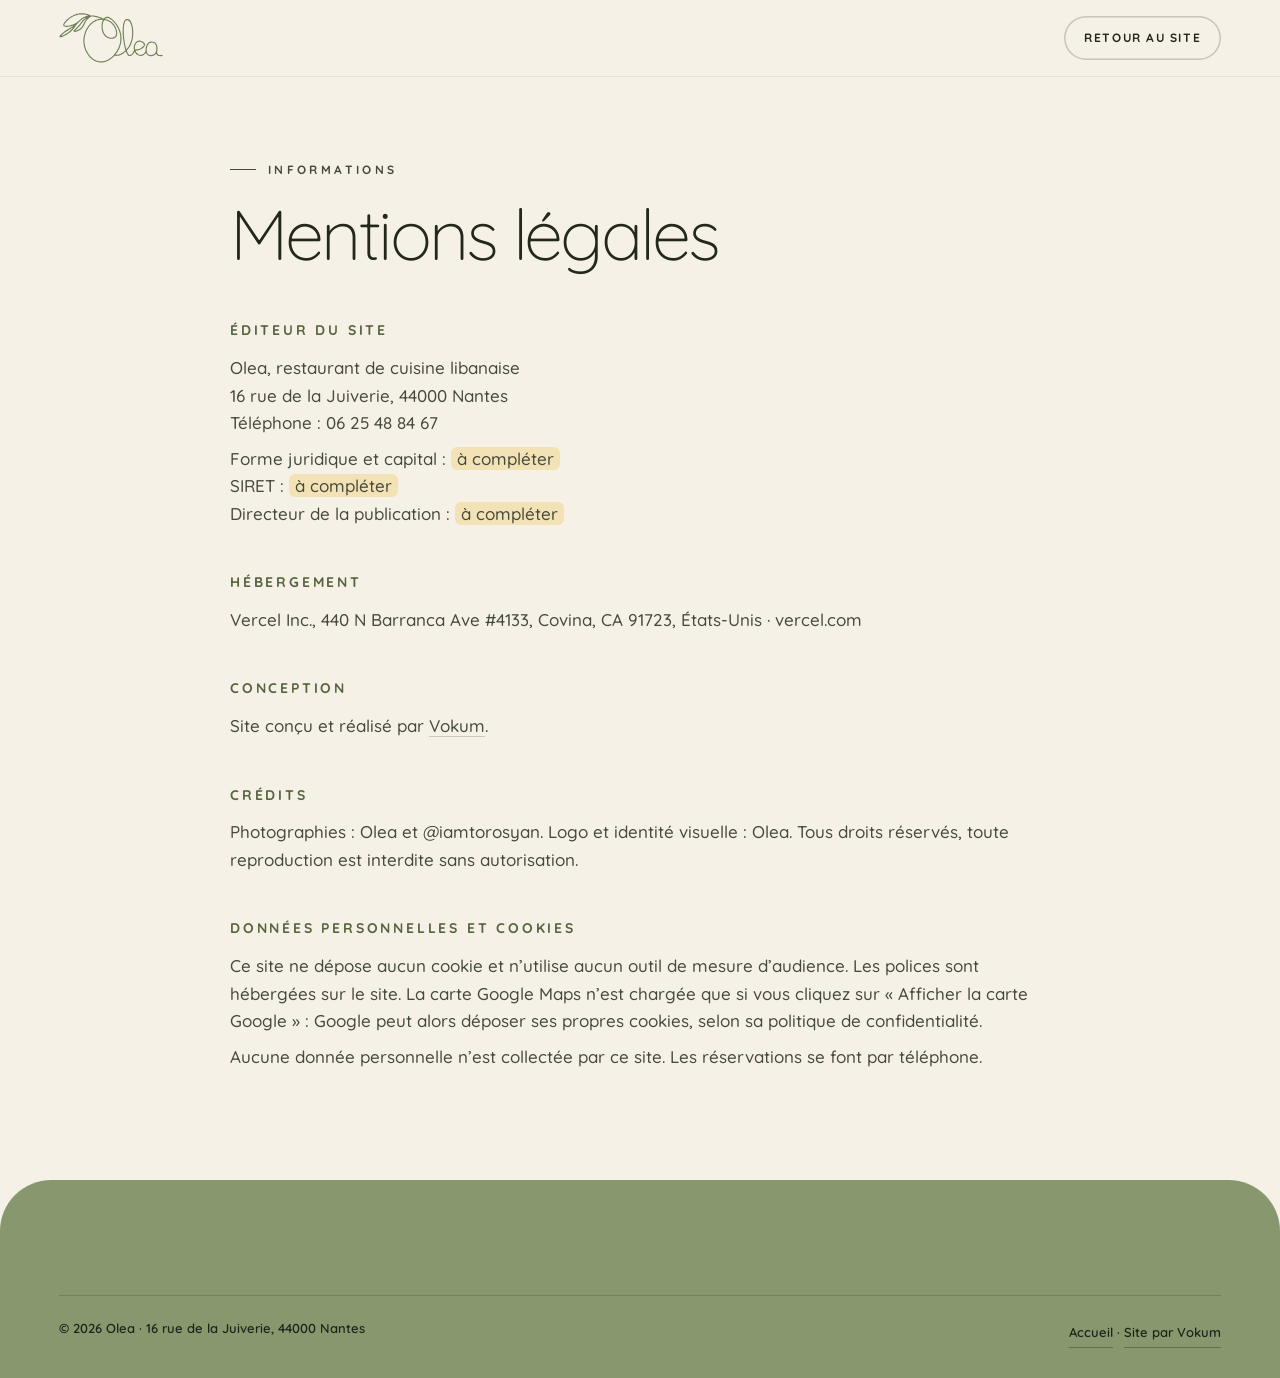
<file: mentions-legales.html>
<!DOCTYPE html>
<html lang="fr">
<head>
<meta charset="utf-8">
<meta name="viewport" content="width=device-width, initial-scale=1">
<title>Mentions légales · Olea</title>
<meta name="robots" content="noindex">
<link rel="canonical" href="https://ol-a.vercel.app/mentions-legales">
<link rel="icon" href="favicon.ico" sizes="48x48"><link rel="icon" href="favicon.svg" type="image/svg+xml">
<link rel="preload" href="fonts/quicksand-latin.woff2" as="font" type="font/woff2" crossorigin>
<link rel="stylesheet" href="css/styles.min.css?v=1794847000">
<style>.page{padding:150px 0 110px;max-width:820px}.page h1{font-weight:300;font-size:clamp(2.4rem,6vw,4.4rem);letter-spacing:-.04em;line-height:1;margin:20px 0 50px}.page h2{font-size:14px;font-weight:700;letter-spacing:.2em;text-transform:uppercase;color:var(--sauge-f);margin:44px 0 12px}.page p{color:var(--texte);margin-top:8px}.page a{border-bottom:1.5px solid rgba(35,39,30,.2)}.a-completer{background:#F3E2B5;padding:1px 6px;border-radius:6px}.tete{background:rgba(246,241,231,.92)}</style>
</head>
<body class="pret">
<a class="skip" href="#contenu">Aller au contenu</a>
<header class="tete plein"><a class="tete-logo" href="index.html" aria-label="Olea, accueil"><img src="img/olea-sage.svg" alt="" width="104" height="50"></a><a class="btn btn-contour btn-s" href="index.html">Retour au site</a></header>
<main id="contenu" class="cadre page">
<p class="sur-titre">Informations</p>
<h1>Mentions légales</h1>
<h2>Éditeur du site</h2>
<p>Olea, restaurant de cuisine libanaise<br>16 rue de la Juiverie, 44000 Nantes<br>Téléphone : 06 25 48 84 67</p>
<p>Forme juridique et capital : <span class="a-completer">à compléter</span><br>SIRET : <span class="a-completer">à compléter</span><br>Directeur de la publication : <span class="a-completer">à compléter</span></p>
<h2>Hébergement</h2>
<p>Vercel Inc., 440 N Barranca Ave #4133, Covina, CA 91723, États-Unis · vercel.com</p>
<h2>Conception</h2>
<p>Site conçu et réalisé par <a href="https://vokumagency.com" target="_blank" rel="noopener">Vokum</a>.</p>
<h2>Crédits</h2>
<p>Photographies : Olea et @iamtorosyan. Logo et identité visuelle : Olea. Tous droits réservés, toute reproduction est interdite sans autorisation.</p>
<h2>Données personnelles et cookies</h2>
<p>Ce site ne dépose aucun cookie et n’utilise aucun outil de mesure d’audience. Les polices sont hébergées sur le site. La carte Google Maps n’est chargée que si vous cliquez sur « Afficher la carte Google » : Google peut alors déposer ses propres cookies, selon sa politique de confidentialité.</p>
<p>Aucune donnée personnelle n’est collectée par ce site. Les réservations se font par téléphone.</p>
</main>
<footer class="pied"><div class="cadre"><div class="pied-bas"><span>© 2026 Olea · 16 rue de la Juiverie, 44000 Nantes</span><span><a href="index.html">Accueil</a> · <a href="https://vokumagency.com" target="_blank" rel="noopener">Site par Vokum</a></span></div></div></footer>
</body>
</html>
</file>
<file: css/styles.min.css>
@font-face{font-family:Quicksand;font-style:normal;font-display:swap;font-weight:300 700;src:url(../fonts/quicksand-latin.woff2) format("woff2");unicode-range:U+0000-00FF,U+0131,U+0152-0153,U+02BB-02BC,U+02C6,U+02DA,U+02DC,U+0304,U+0308,U+0329,U+2000-206F,U+20AC,U+2122,U+2191,U+2193,U+2212,U+2215,U+FEFF,U+FFFD}@font-face{font-family:Quicksand;font-style:normal;font-display:swap;font-weight:300 700;src:url(../fonts/quicksand-latin-ext.woff2) format("woff2");unicode-range:U+0100-02BA,U+02BD-02C5,U+02C7-02CC,U+02CE-02D7,U+02DD-02FF,U+0304,U+0308,U+0329,U+1D00-1DBF,U+1E00-1E9F,U+1EF2-1EFF,U+2020,U+20A0-20AB,U+20AD-20C0,U+2113,U+2C60-2C7F,U+A720-A7FF}@property --r{syntax:"<length>";inherits:false;initial-value:0px}:root{--sauge:#87986E;--sauge-f:#56653F;--sauge-c:#B9C4A4;--sauge-xc:#DFE5D4;--olive:#2C3324;--encre:#23271E;--texte:#454A3C;--nuit:#1F241A;--creme:#F6F1E7;--pita:#EEE6D6;--pierre:#E3D8C4;--sesame:#D6BF8F;--rouge:#B4462F;--f:"Quicksand",ui-rounded,"Avenir Next",system-ui,sans-serif;--pad:clamp(20px,4.6vw,76px);--max:1380px;--ease:cubic-bezier(.22,1,.36,1);--ease-io:cubic-bezier(.7,0,.2,1);--rayon:22px}*,*:before,*:after{box-sizing:border-box;margin:0;padding:0}html{-webkit-text-size-adjust:100%;scroll-behavior:smooth}section[id],span[id]{scroll-margin-top:84px}body{font-family:var(--f);background:var(--creme);color:var(--encre);font-size:17px;line-height:1.62;font-weight:500;-webkit-font-smoothing:antialiased;text-rendering:optimizeLegibility;overflow-x:clip}img{display:block;max-width:100%;height:auto}picture{display:block}a{color:inherit;text-decoration:none}button{font:inherit;color:inherit;background:none;border:0;cursor:pointer}ul,ol{list-style:none}em{font-style:normal;color:#6f8058}::selection{background:var(--sauge);color:var(--creme)}:focus-visible{outline:2px solid var(--sauge-f);outline-offset:3px;border-radius:8px}.sr{position:absolute;width:1px;height:1px;overflow:hidden;clip:rect(0 0 0 0);white-space:nowrap}.skip{position:fixed;left:16px;top:-60px;z-index:400;background:var(--olive);color:var(--creme);padding:12px 18px;border-radius:12px;font-weight:700;transition:top .3s}.skip:focus{top:16px}.cadre{max-width:var(--max);margin:0 auto;padding:0 var(--pad)}.sur-titre{display:inline-flex;align-items:center;gap:12px;font-size:12px;font-weight:700;letter-spacing:.28em;text-transform:uppercase;color:var(--sauge-f)}.sur-titre:before{content:"";width:26px;height:1.5px;background:currentColor}.titre{font-weight:300;font-size:clamp(2.5rem,5.4vw,5.2rem);line-height:1;letter-spacing:-.035em;margin-top:20px}.entete{margin-bottom:clamp(40px,6vw,80px)}.entete-ligne{display:flex;justify-content:space-between;align-items:flex-end;gap:32px;flex-wrap:wrap}.entete-ligne>p{max-width:410px;color:var(--texte)}.btn{display:inline-flex;align-items:center;justify-content:center;gap:10px;height:54px;padding:0 26px;border-radius:999px;font-size:13px;font-weight:700;letter-spacing:.13em;text-transform:uppercase;white-space:nowrap;transition:background-color .35s var(--ease),color .35s var(--ease),box-shadow .35s var(--ease),transform .35s var(--ease)}.btn svg{width:16px;height:16px;fill:none;stroke:currentColor;stroke-width:1.6;transition:transform .4s var(--ease)}.btn:hover svg{transform:translate(4px)}.btn:active{transform:scale(.97)}.btn-s{height:44px;padding:0 20px;font-size:12px}.btn-plein{background:var(--sauge-f);color:var(--creme)}.btn-plein:hover{background:var(--olive)}.btn-contour{box-shadow:inset 0 0 0 1.5px #23271e38}.btn-contour:hover{box-shadow:inset 0 0 0 1.5px var(--olive);background:var(--olive);color:var(--creme)}.btn-clair{background:var(--creme);color:var(--olive)}.btn-clair:hover{background:var(--sesame)}.intro{position:fixed;inset:0;z-index:300;background:var(--sauge);color:var(--creme);display:flex;flex-direction:column;align-items:center;justify-content:center;gap:18px;--cx:50%;--cy:50%;-webkit-mask:radial-gradient(circle at var(--cx) var(--cy),transparent var(--r),#000 calc(var(--r) + 1px));mask:radial-gradient(circle at var(--cx) var(--cy),transparent var(--r),#000 calc(var(--r) + 1px));transition:--r 1s var(--ease-io)}.intro.ouvre{--r:150vmax}.intro-wm{width:min(62vw,400px);overflow:visible}.intro-wm .f{fill:currentColor;opacity:0;transition:opacity .45s ease}.intro-wm .t{fill:none;stroke:currentColor;stroke-width:1.3;stroke-linejoin:round}.intro.trace .intro-wm .f{opacity:1}.intro.trace .intro-wm .t{opacity:0;transition:opacity .45s ease}.intro-sous{font-size:12px;font-weight:700;letter-spacing:.4em;text-transform:uppercase;padding-left:.4em;opacity:0;transform:translateY(8px);transition:opacity .6s var(--ease),transform .6s var(--ease)}.intro.trace .intro-sous{opacity:1;transform:none}.intro.ouvre .intro-wm,.intro.ouvre .intro-sous{opacity:0;transform:scale(.96);transition:opacity .35s ease,transform .6s var(--ease)}.no-js .intro,.sans-intro .intro{display:none}html.en-intro{overflow:hidden}.tete{position:fixed;top:0;left:0;right:0;z-index:100;height:76px;padding:0 var(--pad);display:flex;align-items:center;justify-content:space-between;gap:20px;transition:background-color .4s var(--ease),box-shadow .4s var(--ease),transform .45s var(--ease)}.tete.plein{background:#f6f1e7e6;-webkit-backdrop-filter:saturate(1.2) blur(14px);backdrop-filter:saturate(1.2) blur(14px);box-shadow:0 1px #23271e12}.tete.cache{transform:translateY(-100%)}.tete-logo img{width:104px;height:auto}.tete-nav{display:flex;gap:30px;font-size:12.5px;font-weight:700;letter-spacing:.15em;text-transform:uppercase}.tete-nav a{position:relative;padding:8px 0}.tete-nav a:after{content:"";position:absolute;left:0;right:0;bottom:2px;height:1.5px;background:var(--sauge-f);transform:scaleX(0);transform-origin:right;transition:transform .45s var(--ease)}.tete-nav a:hover:after,.tete-nav a.actif:after{transform:scaleX(1);transform-origin:left}.tete-droite{display:flex;align-items:center;gap:14px}.statut{display:inline-flex;align-items:center;gap:9px;font-size:13px;font-weight:700;color:var(--texte)}.statut i{width:8px;height:8px;border-radius:50%;background:var(--rouge);flex:none}.statut.ouvert i{background:#5e8a3f;box-shadow:0 0 0 4px #5e8a3f26}.burger{display:none;width:44px;height:44px;border-radius:50%;background:var(--sauge-f);position:relative}.burger i{position:absolute;left:14px;right:14px;height:1.5px;background:var(--creme);transition:transform .45s var(--ease)}.burger i:first-child{top:18px}.burger i:last-child{top:25px}.burger[aria-expanded=true] i:first-child{transform:translateY(3.5px) rotate(45deg)}.burger[aria-expanded=true] i:last-child{transform:translateY(-3.5px) rotate(-45deg)}.menu-mobile{position:fixed;inset:0;z-index:90;background:var(--sauge);color:var(--nuit);padding:110px var(--pad) 40px;display:flex;flex-direction:column;justify-content:space-between}.menu-mobile[hidden]{display:none}.menu-mobile nav{display:flex;flex-direction:column}.menu-mobile nav a{font-size:clamp(2.2rem,10vw,3.2rem);font-weight:300;letter-spacing:-.02em;line-height:1.3;opacity:0;transform:translateY(16px);animation:monte .6s var(--ease) forwards}.menu-mobile nav a:nth-child(2){animation-delay:.05s}.menu-mobile nav a:nth-child(3){animation-delay:.1s}.menu-mobile nav a:nth-child(4){animation-delay:.15s}.menu-mobile nav a:nth-child(5){animation-delay:.2s}.menu-mobile p{font-size:15px;font-weight:600;letter-spacing:.04em}@keyframes monte{to{opacity:1;transform:none}}html.menu-ouvert{overflow:hidden}html.menu-ouvert .tete{background:transparent;box-shadow:none;backdrop-filter:none;-webkit-backdrop-filter:none}html.menu-ouvert .tete-logo{filter:brightness(.25)}html.menu-ouvert .burger{background:var(--nuit)}html.menu-ouvert .statut{visibility:hidden}.hero{padding:clamp(108px,13vh,140px) 0 clamp(60px,8vw,110px)}.hero-haut{display:grid;grid-template-columns:1.25fr .75fr;gap:clamp(24px,5vw,80px);align-items:end}.hero-titre{font-weight:300;font-size:clamp(3.1rem,8.6vw,9rem);line-height:.93;letter-spacing:-.05em;margin-top:22px}.hero-titre .ligne{display:block;overflow:hidden;padding-bottom:.14em;margin-bottom:-.1em}.hero-titre .ligne>span{display:block}.hero-cote{padding-bottom:.9rem}.hero-cote>p{color:var(--texte);font-size:clamp(16px,1.2vw,18px);max-width:420px}.hero-actions{display:flex;flex-wrap:wrap;align-items:center;gap:14px 22px;margin-top:28px}.lien-note{display:inline-flex;align-items:center;gap:8px;font-size:14px;font-weight:700;color:var(--texte);border-bottom:1.5px solid rgba(35,39,30,.15);padding:6px 0;transition:border-color .3s}.lien-note:hover{border-color:var(--sauge-f)}.etoiles{color:var(--sauge);letter-spacing:2px}.triptyque{display:grid;grid-template-columns:.86fr 1fr .86fr;gap:clamp(10px,1.6vw,24px);align-items:start;margin-top:clamp(36px,4vw,60px)}.tp{position:relative;will-change:transform}.tp picture{border-radius:var(--rayon);overflow:hidden;background:var(--pierre)}.tp img{width:100%;aspect-ratio:3/4;object-fit:cover}.tp-g{margin-top:clamp(30px,5vw,80px)}.tp-d{margin-top:clamp(60px,9vw,140px)}.tp-c img{aspect-ratio:4/5}.tp figcaption{margin-top:12px;font-size:12px;font-weight:700;letter-spacing:.2em;text-transform:uppercase;color:var(--sauge-f)}.sceau{position:absolute;right:-34px;top:-30px;width:120px;height:120px;border-radius:50%;background:var(--sauge-f);color:var(--creme);display:flex;flex-direction:column;align-items:center;justify-content:center;text-align:center;line-height:1.2;transform:rotate(-8deg);box-shadow:0 14px 34px #2c33242e}.sceau svg{width:30px;height:30px;fill:none;stroke:currentColor;stroke-width:1.6;margin-bottom:4px}.sceau b{font-size:11px;letter-spacing:.16em;text-transform:uppercase}.sceau small{font-size:11px;font-weight:600;opacity:.85}.manifeste{padding:clamp(70px,9vw,140px) 0;border-top:1px solid rgba(35,39,30,.08)}.manifeste-grille{display:grid;grid-template-columns:1.3fr 1fr;gap:clamp(40px,6vw,110px);align-items:start}.manifeste-txt{font-weight:300;font-size:clamp(1.7rem,3vw,2.75rem);line-height:1.18;letter-spacing:-.02em}.engagements{display:grid;gap:26px;padding-top:8px}.engagements li{display:grid;grid-template-columns:52px 1fr;column-gap:18px;align-items:start}.engagements svg{grid-row:span 2;width:48px;height:48px;fill:none;stroke:var(--sauge);stroke-width:1.6;stroke-linecap:round;stroke-linejoin:round}.engagements b{font-size:13px;letter-spacing:.16em;text-transform:uppercase}.engagements span{color:var(--texte);font-size:15.5px}.kaakeh{background:var(--sauge);color:var(--nuit);padding:clamp(80px,10vw,150px) 0 clamp(60px,8vw,120px);border-radius:clamp(26px,4vw,52px) clamp(26px,4vw,52px) 0 0}.kaakeh .sur-titre{color:var(--nuit)}.kaakeh-grille{display:grid;grid-template-columns:.85fr 1.15fr;gap:clamp(30px,6vw,100px);align-items:start}.kaakeh-intro{position:sticky;top:120px}.kaakeh-intro>p.rv{margin-top:24px;max-width:420px;color:var(--nuit)}.galette-deco{width:min(260px,60%);margin-top:44px;overflow:visible}.galette-deco circle{fill:none;stroke:var(--nuit);stroke-width:1.5;stroke-dasharray:3 9;stroke-linecap:round}.galette-deco .graine{fill:var(--nuit);opacity:.75}.pile{display:grid;gap:28px;padding-bottom:20px}.carte-pile{position:sticky;top:calc(110px + var(--i,0) * 22px);display:grid;grid-template-columns:.9fr 1.1fr;gap:clamp(18px,2.4vw,34px);align-items:center;padding:clamp(14px,1.6vw,22px);border-radius:28px;background:var(--creme);color:var(--encre);transform-origin:50% 0;box-shadow:0 -10px 40px #1f241a24;will-change:transform}.carte-pile picture{border-radius:18px;overflow:hidden}.carte-pile img{width:100%;aspect-ratio:4/5;object-fit:cover}.carte-pile>div{padding:10px 18px 10px 0}.num{display:block;font-size:13px;font-weight:700;letter-spacing:.24em;color:var(--sauge-f)}.carte-pile h3{font-weight:400;font-size:clamp(1.5rem,2.4vw,2.3rem);line-height:1.08;letter-spacing:-.025em;margin:14px 0}.carte-pile p{color:var(--texte)}.carte-pile .voile{position:absolute;inset:0;border-radius:inherit;background:var(--olive);opacity:0;pointer-events:none}.composer{padding:clamp(90px,11vw,170px) 0;background:var(--creme);overflow-x:clip}.atelier{display:grid;grid-template-columns:1.05fr .95fr;gap:clamp(30px,6vw,100px);align-items:center}.scene{position:relative;z-index:0;pointer-events:none;aspect-ratio:1;max-width:620px;width:100%;margin:0 auto}.scene-fond{position:absolute;inset:6%;border-radius:50%;background:var(--sauge-xc)}.scene-fond:before{content:"";position:absolute;inset:-5%;border-radius:50%;border:1.5px dashed rgba(86,101,63,.35)}.scene-assiette{position:absolute;inset:0;display:grid;filter:drop-shadow(0 26px 30px rgba(44,51,36,.22)) drop-shadow(0 6px 8px rgba(44,51,36,.12))}.plat{grid-area:1/1;opacity:0;will-change:transform,opacity;pointer-events:none;user-select:none}.plat.actif{opacity:1}.plat img{width:100%;height:auto;aspect-ratio:1}.scene-prix{position:absolute;right:2%;bottom:6%;width:clamp(86px,9vw,118px);aspect-ratio:1;border-radius:50%;background:var(--olive);color:var(--creme);display:flex;align-items:center;justify-content:center;font-weight:300;font-size:clamp(1.4rem,2.2vw,2rem);letter-spacing:-.03em;box-shadow:0 12px 30px #1f241a40;rotate:-8deg}.scene-prix small{font-size:.5em;margin-left:2px;transform:translateY(-.5em)}.js .scene .scene-assiette{opacity:0;transform:translate(18%) rotate(-70deg) scale(.9);transition:opacity .9s var(--ease),transform 1.4s cubic-bezier(.2,.9,.25,1)}.js .scene .scene-fond{transform:scale(.7);opacity:0;transition:transform 1.2s var(--ease),opacity .8s var(--ease)}.js .scene .scene-prix{scale:0;transition:scale .8s cubic-bezier(.3,1.5,.5,1) .7s}.js .scene.vu .scene-assiette{opacity:1;transform:none}.js .scene.vu .scene-fond{transform:none;opacity:1}.js .scene.vu .scene-prix{scale:1}.choix{position:relative;z-index:1}.choix-liste{display:grid;grid-template-columns:1fr 1fr;gap:8px}.choix-groupe{grid-column:1/-1;font-size:12px;font-weight:700;letter-spacing:.24em;text-transform:uppercase;color:var(--sauge-f);margin:18px 0 6px}.choix-groupe:first-child{margin-top:0}.choix-liste button{display:grid;grid-template-columns:44px 1fr auto;grid-template-rows:auto auto;align-items:center;column-gap:12px;row-gap:2px;width:100%;padding:10px 14px 10px 10px;border-radius:16px;text-align:left;font-weight:600;font-size:16px;letter-spacing:.02em;background:transparent;box-shadow:inset 0 0 0 1.5px #23271e1a;transition:background-color .35s var(--ease),color .35s var(--ease),box-shadow .35s var(--ease)}.choix-liste button span{grid-column:2;line-height:1.25}.choix-liste button b{grid-column:3;grid-row:1/3}.choix-liste button i{grid-column:2;justify-self:start}.vignette{grid-row:1/3;width:44px;height:44px;border-radius:50%;transition:transform .6s var(--ease)}.choix-liste button:hover .vignette{transform:rotate(-25deg) scale(1.06)}.choix-liste button[aria-checked=true] .vignette{transform:rotate(30deg);box-shadow:0 0 0 2px var(--sauge-c)}.choix-liste button b{font-weight:600;color:var(--sauge-f);transition:color .35s}.choix-liste button:hover{box-shadow:inset 0 0 0 1.5px #23271e4d}.choix-liste button[aria-checked=true]{background:var(--olive);color:var(--creme);box-shadow:none}.choix-liste button[aria-checked=true] b{color:var(--sauge-c)}.vg,.vt{font-style:normal;font-size:10.5px;font-weight:700;letter-spacing:.12em;text-transform:uppercase;padding:3px 8px;border-radius:999px;background:var(--sauge-xc);color:#46532f}.vt{background:transparent;box-shadow:inset 0 0 0 1px var(--sauge-c);color:var(--sauge-f)}.choix-liste button[aria-checked=true] .vg{background:var(--sauge-c);color:var(--olive)}.choix-liste button[aria-checked=true] .vt{color:var(--sauge-c);box-shadow:inset 0 0 0 1px #b9c4a480}.fiche{margin-top:30px;padding-top:28px;border-top:1px solid rgba(35,39,30,.1);min-height:200px}.fiche h3{font-weight:400;font-size:clamp(1.6rem,2.4vw,2.2rem);letter-spacing:-.02em;line-height:1.1}.fiche>p{color:var(--texte);margin-top:10px}.ingredients{display:flex;flex-wrap:wrap;gap:8px;margin-top:18px}.ingredients li{font-size:13px;font-weight:600;padding:6px 13px;border-radius:999px;background:var(--pita);animation:puce .5s var(--ease) both}@keyframes puce{0%{opacity:0;transform:translateY(8px) scale(.94)}}.formule-hint{margin-top:20px;font-size:14.5px}.carte{padding:0 0 clamp(90px,11vw,170px)}.formules{display:grid;grid-template-columns:1fr 1fr;gap:clamp(14px,2vw,26px)}.formule{background:var(--pita);border-radius:28px;padding:clamp(26px,3vw,42px);display:grid;grid-template-columns:1fr auto;align-items:end;gap:10px 30px}.formule-nom{font-size:14px;font-weight:700;letter-spacing:.2em;text-transform:uppercase}.formule-prix{grid-row:span 2;font-weight:300;font-size:clamp(3.4rem,6vw,5.6rem);line-height:.85;letter-spacing:-.05em}.formule-prix span{font-size:.36em;margin-left:4px;vertical-align:.95em;letter-spacing:0}.formule p:last-child{color:var(--texte);max-width:330px;font-size:15.5px}.formule-fonce{background:var(--olive);color:var(--creme)}.formule-fonce p:last-child{color:#f6f1e7cc}.formule em{color:inherit;font-weight:700}.formule-note{grid-column:1/-1;font-size:14px;color:var(--texte);text-align:center;padding-top:6px}.colonnes{display:grid;grid-template-columns:repeat(3,1fr);gap:clamp(28px,4vw,64px);margin-top:clamp(60px,7vw,100px)}.col h3{font-size:14px;font-weight:700;letter-spacing:.24em;text-transform:uppercase;color:var(--sauge-f);padding-bottom:16px;border-bottom:1.5px solid var(--sauge-c)}.col dl>div{display:grid;grid-template-columns:1fr auto;column-gap:14px;padding:16px 0;border-bottom:1px solid rgba(35,39,30,.08)}.col dt{font-weight:700;font-size:15px;letter-spacing:.06em;text-transform:uppercase;display:flex;align-items:center;gap:8px;flex-wrap:wrap}.col dd{font-weight:600;color:var(--sauge-f)}.col dl .desc{grid-column:1/-1;font-weight:500;font-size:14.5px;color:var(--texte);margin-top:4px}.dl-court>div{padding:12px 0}.gourmandises{display:grid;grid-template-columns:repeat(4,1fr);gap:clamp(10px,1.6vw,22px);margin-top:clamp(60px,7vw,100px)}.gm:nth-child(2n){margin-top:clamp(30px,5vw,70px)}.gm picture{border-radius:var(--rayon);overflow:hidden}.gm img{width:100%;aspect-ratio:3/4;object-fit:cover;transition:transform 1s var(--ease)}.gm:hover img{transform:scale(1.04)}.gm figcaption{margin-top:12px;font-size:13px;font-weight:700;letter-spacing:.14em;text-transform:uppercase}.avis{background:var(--olive);color:var(--creme);padding:clamp(80px,10vw,150px) 0}.avis .sur-titre{color:var(--sauge-c)}.avis-grille{display:grid;grid-template-columns:.7fr 1.3fr;gap:clamp(30px,6vw,100px);align-items:center}.note{font-weight:300;font-size:clamp(5rem,11vw,9.5rem);line-height:.9;letter-spacing:-.06em;margin-top:24px}.note small{font-size:.3em;letter-spacing:0;margin-left:6px;color:var(--sauge-c)}.note-etoiles{font-size:22px;letter-spacing:6px;color:var(--sesame);margin-top:14px}.note-src{margin:6px 0 30px;color:#f6f1e7bf;font-weight:600}.avis .btn-contour{box-shadow:inset 0 0 0 1.5px #f6f1e759}.avis .btn-contour:hover{background:var(--creme);color:var(--olive)}.avis-liste{display:grid;grid-template-columns:1fr 1fr;gap:clamp(12px,1.6vw,22px)}.avis-carte{background:#f6f1e70f;border:1px solid rgba(246,241,231,.12);border-radius:24px;padding:clamp(22px,2.4vw,34px);display:flex;flex-direction:column;justify-content:space-between;gap:22px}.avis-carte:nth-child(2),.avis-carte:nth-child(4){transform:translateY(34px)}.avis-carte p{font-size:clamp(16px,1.3vw,19px);line-height:1.5;font-weight:500}.avis-carte footer{font-size:12.5px;font-weight:700;letter-spacing:.14em;text-transform:uppercase;color:var(--sauge-c)}.lieu{padding:clamp(90px,11vw,170px) 0}.bento{display:grid;grid-template-columns:repeat(4,1fr);grid-template-rows:auto auto;gap:clamp(10px,1.6vw,22px)}.bt picture{border-radius:var(--rayon);overflow:hidden;height:100%}.bt img{width:100%;height:100%;object-fit:cover}.bt figcaption{position:absolute;left:18px;bottom:16px;font-size:12px;font-weight:700;letter-spacing:.18em;text-transform:uppercase;color:var(--creme);text-shadow:0 1px 12px rgba(0,0,0,.4)}.bt{position:relative}.bt-1{grid-column:1/3;grid-row:1/3}.bt-1 img,.bt-2,.bt-3{aspect-ratio:3/4}.bt-2{grid-column:3/4}.bt-3{grid-column:4/5}.bt-4{grid-column:3/5}.groupe{background:var(--sauge);color:var(--nuit);border-radius:var(--rayon);padding:clamp(24px,3vw,44px);display:flex;flex-direction:column;justify-content:center}.groupe .sur-titre{color:var(--nuit)}.groupe h3{font-weight:300;font-size:clamp(1.7rem,2.6vw,2.5rem);line-height:1.08;letter-spacing:-.02em;margin:16px 0 12px}.groupe p:not(.sur-titre){color:var(--nuit);margin-bottom:24px;max-width:420px}.groupe .btn{align-self:flex-start}.groupe .btn-plein{background:var(--olive)}.groupe .btn-plein:hover{background:var(--nuit)}.infos{padding:0 0 clamp(90px,11vw,170px)}.infos-grille{display:grid;grid-template-columns:1fr 1.1fr;gap:clamp(36px,6vw,100px)}.statut-grand{margin:30px 0 18px;font-size:15px}.horaires{width:100%;border-collapse:collapse}.horaires th,.horaires td{padding:14px 0;border-bottom:1px solid rgba(35,39,30,.09);text-align:left}.horaires th{font-size:13px;font-weight:700;letter-spacing:.16em;text-transform:uppercase;width:40%}.horaires td{text-align:right;color:var(--texte)}.horaires .ferme{color:#6a6f60}.horaires tr.auj th,.horaires tr.auj td{color:var(--sauge-f)}.horaires tr.auj th:after{content:" \b7  aujourd\2019hui";text-transform:none;letter-spacing:.02em;font-weight:600}.carte-geo{position:relative;border-radius:28px;overflow:hidden;background:var(--sauge);min-height:340px;display:flex;flex-direction:column;align-items:center;justify-content:center;gap:12px;color:var(--nuit);isolation:isolate}.carte-geo-fond{position:absolute;inset:0;z-index:-1}.carte-geo-fond svg{width:100%;height:100%}.repere{position:absolute;left:52%;top:30%;transform:translate(-50%,-50%);background:var(--olive);padding:10px 14px;border-radius:14px;box-shadow:0 12px 30px #1f241a40}.repere:after{content:"";position:absolute;left:50%;bottom:-7px;width:14px;height:14px;background:var(--olive);transform:translate(-50%) rotate(45deg);border-radius:2px}.repere img{width:70px}.carte-geo-btn{margin-top:90px}.carte-geo-note{font-size:12.5px;font-weight:600}.carte-geo iframe{position:absolute;inset:0;width:100%;height:100%;border:0;z-index:2}.contacts{margin-top:26px;display:grid}.contacts li{display:flex;align-items:center;gap:16px;padding:16px 0;border-bottom:1px solid rgba(35,39,30,.09)}.contacts svg{width:22px;height:22px;flex:none;fill:none;stroke:var(--sauge-f);stroke-width:1.6;stroke-linecap:round;stroke-linejoin:round}.contacts span{flex:1;font-weight:600}.contacts small{display:block;font-size:11.5px;font-weight:700;letter-spacing:.2em;text-transform:uppercase;color:#6a6f60}.contacts a:not(.btn){border-bottom:1.5px solid rgba(35,39,30,.15)}.pied{background:var(--sauge);color:var(--nuit);padding:clamp(70px,9vw,130px) 0 30px;border-radius:clamp(26px,4vw,52px) clamp(26px,4vw,52px) 0 0}.pied-haut{display:flex;justify-content:space-between;gap:40px;flex-wrap:wrap}.pied-phrase{font-weight:300;font-size:clamp(1.9rem,3.8vw,3.4rem);line-height:1.04;letter-spacing:-.03em}.pied-liens{display:grid;grid-template-columns:auto auto;gap:4px 56px;align-content:start;font-size:13px;font-weight:700;letter-spacing:.15em;text-transform:uppercase}.pied-liens a{padding:6px 0;background:linear-gradient(currentColor,currentColor) 0 100%/0 1.5px no-repeat;transition:background-size .45s var(--ease)}.pied-liens a:hover{background-size:100% 1.5px}.pied-wm{display:block;width:100%;height:auto;margin:clamp(56px,8vw,110px) 0 28px;overflow:visible}.pied-wm .f{fill:var(--creme)}.pied-wm .t{fill:none;stroke:var(--creme);stroke-width:.9;stroke-linejoin:round}.pied-bas{display:flex;justify-content:space-between;gap:12px 24px;flex-wrap:wrap;font-size:13px;font-weight:600;color:var(--nuit);border-top:1px solid rgba(31,36,26,.2);padding-top:22px}.pied-bas a{display:inline-block;padding:4px 0;border-bottom:1px solid rgba(31,36,26,.35)}.barre-mobile{display:none}.js .rv{opacity:0;transform:translateY(28px);transition:opacity .9s var(--ease),transform .9s var(--ease);transition-delay:var(--d,0s)}.js .rv.vu{opacity:1;transform:none}.js .titre-anime .mot{display:inline-block;overflow:hidden;vertical-align:top;padding-bottom:.12em;margin-bottom:-.12em}.js .titre-anime .mot>span{display:inline-block;transform:translateY(105%);transition:transform 1s var(--ease);transition-delay:calc(var(--m,0) * 45ms)}.js .titre-anime.vu .mot>span{transform:none}.js .devoile picture{clip-path:inset(14% 10% 14% 10% round 30px);transition:clip-path 1.3s var(--ease)}.js .devoile img{transform:scale(1.18);transition:transform 1.6s var(--ease)}.js .devoile.vu picture{clip-path:inset(0 0 0 0 round var(--rayon))}.js .devoile.vu img{transform:none}.js .hero-titre .ligne>span{transform:translateY(110%);transition:transform 1.2s var(--ease)}.js .hero-titre .ligne:nth-child(2)>span{transition-delay:.1s}.js .hero-el{opacity:0;transform:translateY(20px);transition:opacity 1s var(--ease) .35s,transform 1s var(--ease) .35s}.js .tp picture{clip-path:inset(100% 0 0 0 round var(--rayon));transition:clip-path 1.4s var(--ease-io)}.js .tp img{transform:scale(1.25);transition:transform 1.8s var(--ease)}.js .tp-c picture{transition-delay:.1s}.js .tp-d picture{transition-delay:.22s}.js .sceau{scale:0;transition:scale .9s cubic-bezier(.3,1.5,.5,1) .9s}.js .tete{opacity:0;transition:opacity .8s var(--ease) .2s,background-color .4s var(--ease),box-shadow .4s var(--ease),transform .45s var(--ease)}.pret .hero-titre .ligne>span,.pret .hero-el{transform:none;opacity:1}.pret .tp picture{clip-path:inset(0 0 0 0 round var(--rayon))}.pret .tp img{transform:none}.pret .sceau{scale:1}.pret .tete{opacity:1}@media (max-width:1100px){.tete-nav{display:none}.burger{display:block}.hero-haut{grid-template-columns:1fr}.hero-cote{padding-bottom:0}.manifeste-grille,.avis-grille{grid-template-columns:1fr}.colonnes{grid-template-columns:1fr 1fr}.col:last-child{grid-column:1/-1}.col:last-child .dl-court{display:grid;grid-template-columns:1fr 1fr;column-gap:clamp(28px,4vw,64px)}}@media (max-width:900px){.kaakeh-grille{grid-template-columns:1fr}.kaakeh-intro{position:static}.galette-deco{display:none}.atelier,.formules,.infos-grille{grid-template-columns:1fr}}@media (max-width:760px){body{font-size:16px}.tete{height:68px}.tete .btn{display:none}.tete-logo img{width:88px}.statut{font-size:12px}.hero{padding-top:104px}.hero-titre{font-size:clamp(2.9rem,14.5vw,4.6rem)}.triptyque{grid-template-columns:.8fr 1fr .8fr;gap:8px;margin-top:40px}.tp figcaption{display:none}.sceau{width:84px;height:84px;right:-14px;top:-26px}.sceau svg{width:22px;height:22px}.sceau b{font-size:8.5px}.sceau small{font-size:9px}.carte-pile{grid-template-columns:1fr;top:calc(84px + var(--i,0) * 14px);padding:12px;border-radius:24px}.carte-pile img{aspect-ratio:16/11}.carte-pile>div{padding:6px 8px 12px}.carte-pile h3{margin:8px 0}.choix-liste{grid-template-columns:1fr 1fr}.choix-groupe{grid-column:1/-1}.choix-liste button{grid-template-columns:38px 1fr;padding:9px 10px;font-size:14.5px;column-gap:10px}.vignette{width:38px;height:38px}.choix-liste button b{grid-column:2;grid-row:auto;font-size:13.5px}.choix-liste button i{display:none}.scene{max-width:440px}.formules,.colonnes{grid-template-columns:1fr}.gourmandises{grid-template-columns:1fr 1fr}.avis-liste{grid-auto-flow:column;grid-template-columns:none;grid-auto-columns:84%;overflow-x:auto;scroll-snap-type:x mandatory;margin:0 calc(var(--pad) * -1);padding:0 var(--pad) 10px;scrollbar-width:none}.avis-liste::-webkit-scrollbar{display:none}.avis-carte{scroll-snap-align:center}.avis-carte:nth-child(n){transform:none}.bento{grid-template-columns:1fr 1fr}.bt-1{grid-column:1/3;grid-row:auto}.bt-1 img{aspect-ratio:4/5}.bt-2{grid-column:1/2}.bt-3{grid-column:2/3}.bt-4{grid-column:1/3}.infos-grille{grid-template-columns:1fr}.pied{padding-bottom:110px}.pied-liens{grid-template-columns:1fr 1fr;gap:4px 30px}.barre-mobile{display:grid;grid-template-columns:1fr 1fr;gap:8px;position:fixed;left:12px;right:12px;bottom:max(12px,env(safe-area-inset-bottom));z-index:80;padding:7px;border-radius:999px;background:#2c3324f0;-webkit-backdrop-filter:blur(10px);backdrop-filter:blur(10px);transform:translateY(160%);transition:transform .6s var(--ease)}.barre-mobile.on{transform:none}.barre-mobile a{height:48px;border-radius:999px;display:flex;align-items:center;justify-content:center;gap:8px;font-size:12px;font-weight:700;letter-spacing:.14em;text-transform:uppercase;color:var(--creme)}.barre-mobile a:first-child{background:var(--sauge-f)}.barre-mobile svg{width:16px;height:16px;fill:none;stroke:currentColor;stroke-width:1.8}}@media (max-width:380px){.tete .statut span{display:none}}@media (max-width:560px){.contacts li{flex-wrap:wrap}.contacts .btn{margin-left:38px}.col:last-child .dl-court{grid-template-columns:1fr}}.carte,.avis,.lieu{content-visibility:auto;contain-intrinsic-size:auto 1200px}@media (prefers-reduced-motion:reduce){html{scroll-behavior:auto}*,*:before,*:after{animation-duration:.01ms!important;transition-duration:.01ms!important;transition-delay:0s!important}}
</file>
